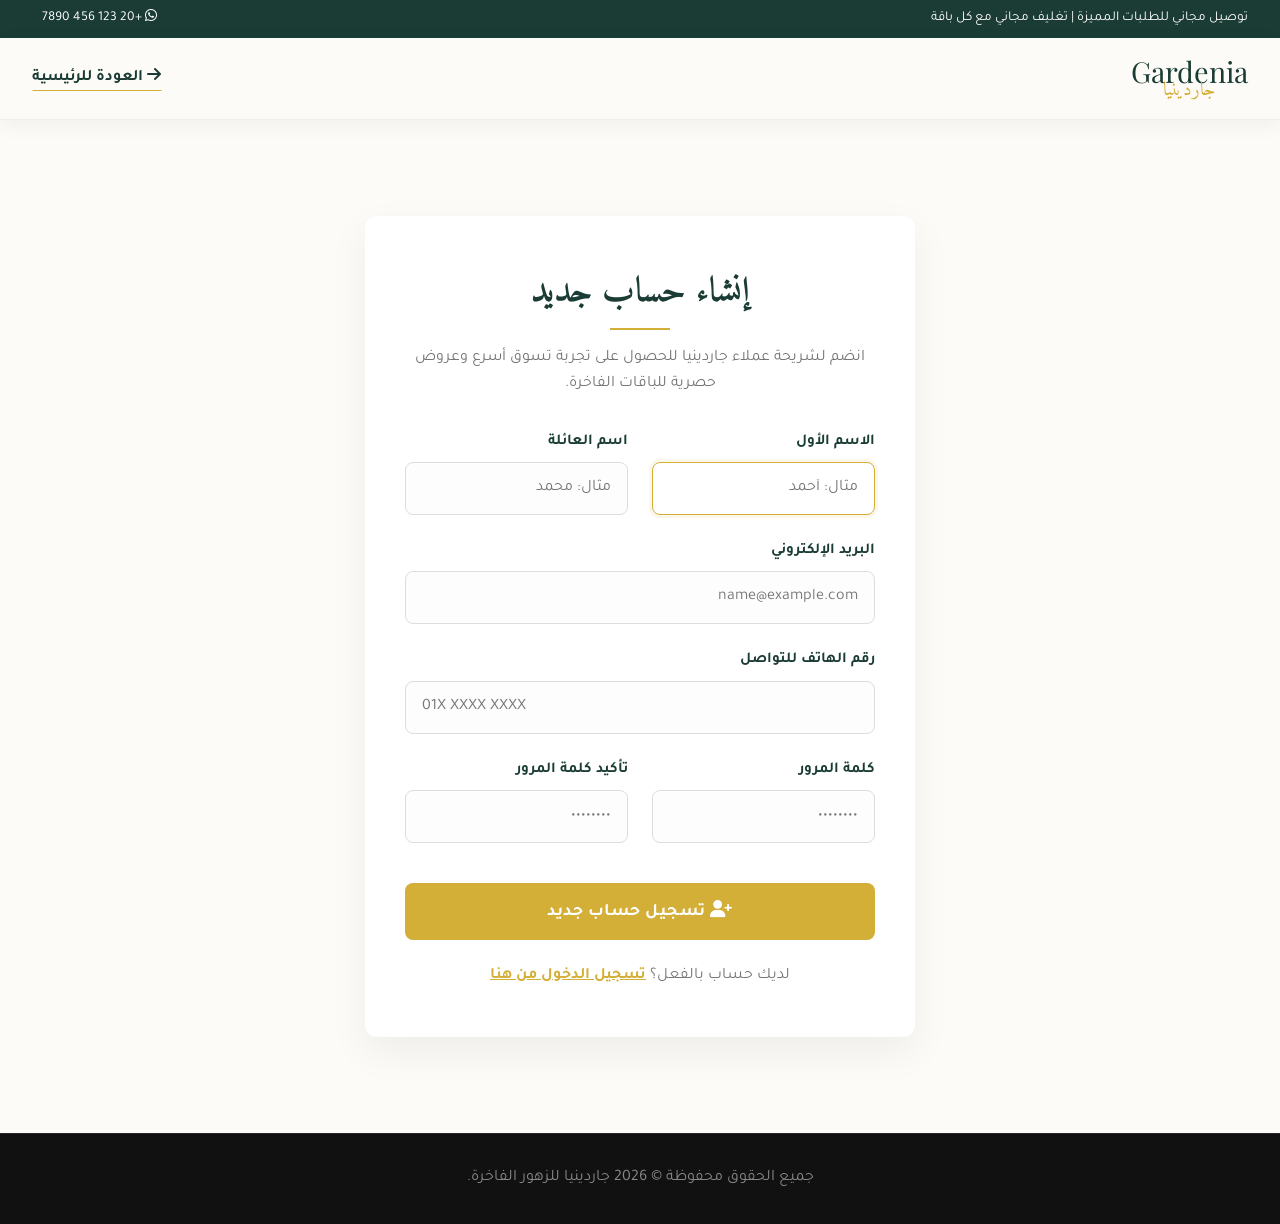
<file: register.html>
<!DOCTYPE html>
<html lang="ar" dir="rtl">

<head>
    <meta charset="UTF-8">
    <meta name="viewport" content="width=device-width, initial-scale=1.0">
    <title>إنشاء حساب جديد | جاردينيا الفاخرة</title>

    <!-- خطوط جوجل الفاخرة -->
    <link
        href="https://fonts.googleapis.com/css2?family=Amiri:wght@400;700&family=Tajawal:wght@300;400;500;700&family=Playfair+Display:ital,wght@0,600;1,600&display=swap"
        rel="stylesheet">

    <!-- أيقونات Font Awesome -->
    <link rel="stylesheet" href="https://cdnjs.cloudflare.com/ajax/libs/font-awesome/6.4.0/css/all.min.css">

    <!-- ملف الاستايل -->
    <link rel="stylesheet" href="style.css">
</head>

<body>

    <!-- شريط الإعلانات العلوي -->
    <div class="top-bar">
        <div class="container top-bar-inner">
            <span>توصيل مجاني للطلبات المميزة | تغليف مجاني مع كل باقة</span>
            <div class="top-bar-links">
                <a href="#"><i class="fa-brands fa-whatsapp"></i> +20 123 456 7890</a>
            </div>
        </div>
    </div>

    <!-- نافذة التصفح (Header) -->
    <header class="header" id="header" style="box-shadow: 0 5px 20px rgba(0,0,0,0.05);">
        <div class="container header-container">
            <!-- الشعار -->
            <a href="index.html" class="logo">
                <span class="en-logo">Gardenia</span>
                <span class="ar-logo">جاردينيا</span>
            </a>

            <!-- الروابط -->
            <nav class="nav-menu">
                <ul style="justify-content: center; margin: 0; padding: 0;">
                    <li><a href="index.html" class="active" style="font-weight: 700; color: var(--dark-green);"><i
                                class="fa-solid fa-arrow-right"></i> العودة للرئيسية</a></li>
                </ul>
            </nav>
        </div>
    </header>

    <!-- القسم الرئيسي: نموذج التسجيل -->
    <section class="register-section section-padding">
        <div class="container">
            <div class="register-box">
                <h2 class="lux-title text-center" style="font-size: 2.2rem;">إنشاء حساب جديد</h2>
                <div class="lux-divider"></div>
                <p class="text-center" style="margin-bottom: 2rem; color: var(--text-muted);">
                    انضم لشريحة عملاء جاردينيا للحصول على تجربة تسوق أسرع وعروض حصرية للباقات الفاخرة.
                </p>

                <!-- نموذج التسجيل -->
                <form class="auth-form" onsubmit="event.preventDefault(); window.location.href='index.html';">
                    <div class="form-row">
                        <div class="form-group">
                            <label>الاسم الأول</label>
                            <input type="text" placeholder="مثال: أحمد" required autofocus>
                        </div>
                        <div class="form-group">
                            <label>اسم العائلة</label>
                            <input type="text" placeholder="مثال: محمد" required>
                        </div>
                    </div>

                    <div class="form-group">
                        <label>البريد الإلكتروني</label>
                        <input type="email" placeholder="name@example.com" required>
                    </div>

                    <div class="form-group">
                        <label>رقم الهاتف للتواصل</label>
                        <input type="tel" placeholder="01X XXXX XXXX" required>
                    </div>

                    <div class="form-row">
                        <div class="form-group">
                            <label>كلمة المرور</label>
                            <input type="password" placeholder="••••••••" required>
                        </div>
                        <div class="form-group">
                            <label>تأكيد كلمة المرور</label>
                            <input type="password" placeholder="••••••••" required>
                        </div>
                    </div>

                    <button type="submit" class="btn btn-luxury"
                        style="width: 100%; margin-top: 1rem; border-radius: 8px;">
                        <i class="fa-solid fa-user-plus"></i> تسجيل حساب جديد
                    </button>

                    <p class="text-center" style="margin-top: 1.5rem; color: var(--text-muted);">
                        لديك حساب بالفعل؟ <a href="index.html"
                            style="color: var(--gold); font-weight: bold; text-decoration: underline;">تسجيل الدخول من
                            هنا</a>
                    </p>
                </form>
            </div>
        </div>
    </section>

    <!-- الفوتر المختصر -->
    <footer class="footer" style="padding: 2rem 0; text-align: center; border-top: 1px solid rgba(255,255,255,0.1);">
        <div class="container">
            <p style="color: #888; margin-bottom: 0;">جميع الحقوق محفوظة &copy; 2026 جاردينيا للزهور الفاخرة.</p>
        </div>
    </footer>

</body>

</html>
</file>
<file: style.css>
/* --- LUXURY CSS VARIABLES --- */
:root {
    --dark-green: #1a3c34;
    /* Emerald/Hunter Green */
    --light-green: #2c594c;
    --gold: #d4af37;
    /* Luxury Gold */
    --gold-light: #e5c158;
    --bg-cream: #fdfbf7;
    /* Very warm light creamy background */
    --text-dark: #2c2c2c;
    --text-muted: #757575;

    /* Fonts */
    --font-ar-title: 'Amiri', serif;
    --font-en-lux: 'Playfair Display', serif;
    --font-body: 'Tajawal', sans-serif;

    --transition-slow: 0.5s cubic-bezier(0.4, 0, 0.2, 1);
    --transition-fast: 0.3s ease;
}

* {
    margin: 0;
    padding: 0;
    box-sizing: border-box;
}

body {
    font-family: var(--font-body);
    background-color: var(--bg-cream);
    color: var(--text-dark);
    line-height: 1.6;
    overflow-x: hidden;
}

a {
    text-decoration: none;
    color: inherit;
    transition: var(--transition-fast);
}

ul {
    list-style: none;
}

.container {
    max-width: 1280px;
    margin: 0 auto;
    padding: 0 2rem;
}

.section-padding {
    padding: 6rem 0;
}

.text-center {
    text-align: center;
}

/* -- Buttons -- */
.btn {
    display: inline-block;
    padding: 1rem 2.5rem;
    font-family: var(--font-body);
    font-weight: 700;
    font-size: 1.1rem;
    letter-spacing: 0.5px;
    transition: var(--transition-slow);
    border: 1px solid transparent;
    cursor: pointer;
}

.btn-luxury {
    background-color: var(--gold);
    color: white;
}

.btn-luxury:hover {
    background-color: transparent;
    border-color: var(--gold);
    color: var(--gold);
}

.btn-light {
    background-color: white;
    color: var(--dark-green);
}

.btn-light:hover {
    background-color: transparent;
    border-color: white;
    color: white;
}

.btn-outline-elegant {
    background: transparent;
    border: 1px solid var(--dark-green);
    color: var(--dark-green);
}

.btn-outline-elegant:hover {
    background: var(--dark-green);
    color: white;
}

/* -- Top Bar -- */
.top-bar {
    background-color: var(--dark-green);
    color: white;
    font-size: 0.85rem;
    padding: 0.5rem 0;
}

.top-bar-inner {
    display: flex;
    justify-content: space-between;
    align-items: center;
}

.top-bar-links a {
    margin-left: 10px;
}

.top-bar-links span {
    margin: 0 10px;
    opacity: 0.5;
}

/* -- Header -- */
.header {
    background-color: var(--bg-cream);
    padding: 1.2rem 0;
    position: sticky;
    top: -1px;
    /* Fixing small glitches on some browsers */
    z-index: 999;
    border-bottom: 1px solid rgba(0, 0, 0, 0.05);
    transition: var(--transition-fast);
}

.header.scrolled {
    padding: 0.8rem 0;
    box-shadow: 0 5px 20px rgba(0, 0, 0, 0.05);
}

.header-container {
    display: flex;
    justify-content: space-between;
    align-items: center;
}

.logo {
    display: flex;
    flex-direction: column;
    align-items: center;
    line-height: 1;
}

.logo .en-logo {
    font-family: var(--font-en-lux);
    font-size: 1.8rem;
    color: var(--dark-green);
}

.logo .ar-logo {
    font-family: var(--font-ar-title);
    font-size: 1.2rem;
    color: var(--gold);
    margin-top: -5px;
}

.nav-menu ul {
    display: flex;
    gap: 2.5rem;
}

.nav-menu a {
    font-weight: 500;
    color: var(--text-dark);
    position: relative;
    padding-bottom: 5px;
}

.nav-menu a::after {
    content: '';
    position: absolute;
    bottom: 0;
    left: 50%;
    transform: translateX(-50%);
    width: 0;
    height: 1px;
    background-color: var(--gold);
    transition: var(--transition-fast);
}

.nav-menu a:hover::after,
.nav-menu a.active::after {
    width: 100%;
}

.header-icons {
    display: flex;
    gap: 1.2rem;
    align-items: center;
}

.icon-btn {
    background: none;
    border: none;
    font-size: 1.3rem;
    color: var(--dark-green);
    cursor: pointer;
    transition: transform var(--transition-fast);
}

.icon-btn:hover {
    transform: scale(1.1);
    color: var(--gold);
}

.cart-btn {
    position: relative;
}

.cart-badge {
    position: absolute;
    top: -8px;
    right: -8px;
    background: var(--gold);
    color: white;
    font-size: 0.7rem;
    font-family: sans-serif;
    font-weight: bold;
    width: 18px;
    height: 18px;
    display: flex;
    justify-content: center;
    align-items: center;
    border-radius: 50%;
}

.mobile-toggle {
    display: none;
    background: transparent;
    border: none;
    font-size: 1.5rem;
    color: var(--dark-green);
    cursor: pointer;
}

/* -- Hero Slider (Swiper) -- */
.hero {
    height: 90vh;
    min-height: 600px;
    position: relative;
}

.swiper {
    width: 100%;
    height: 100%;
}

.slide-bg {
    position: absolute;
    top: 0;
    left: 0;
    width: 100%;
    height: 100%;
    background-size: cover;
    background-position: center;
    transform: scale(1.05);
    /* initial zoom for animation */
    transition: transform 6s ease;
}

.swiper-slide-active .slide-bg {
    transform: scale(1);
}

.slide-overlay {
    position: absolute;
    top: 0;
    left: 0;
    width: 100%;
    height: 100%;
    background: linear-gradient(0deg, rgba(26, 60, 52, 0.4) 0%, rgba(0, 0, 0, 0.2) 100%);
}

.slide-content {
    position: relative;
    z-index: 10;
    height: 100%;
    display: flex;
    flex-direction: column;
    justify-content: center;
    align-items: flex-end;
    /* RTL */
    color: white;
    text-align: right;
    max-width: 800px;
}

/* Slide Content Animation */
.slide-content>* {
    opacity: 0;
    transform: translateY(30px);
    transition: all 1s ease;
}

.swiper-slide-active .subtitle {
    transition-delay: 0.2s;
    opacity: 1;
    transform: translateY(0);
}

.swiper-slide-active .title {
    transition-delay: 0.4s;
    opacity: 1;
    transform: translateY(0);
}

.swiper-slide-active .text {
    transition-delay: 0.6s;
    opacity: 1;
    transform: translateY(0);
}

.swiper-slide-active .btn {
    transition-delay: 0.8s;
    opacity: 1;
    transform: translateY(0);
}

.subtitle {
    font-size: 1.2rem;
    font-weight: 300;
    letter-spacing: 2px;
    color: var(--gold-light);
    margin-bottom: 1rem;
    text-transform: uppercase;
}

.title {
    font-family: var(--font-ar-title);
    font-size: 5rem;
    line-height: 1.2;
    margin-bottom: 1.5rem;
    text-shadow: 2px 4px 10px rgba(0, 0, 0, 0.3);
}

.text {
    font-size: 1.2rem;
    margin-bottom: 2.5rem;
    max-width: 500px;
    color: #e0e0e0;
}

/* Swiper Controls overrides */
.swiper-pagination-bullet {
    background: white;
    opacity: 0.5;
    width: 10px;
    height: 10px;
}

.swiper-pagination-bullet-active {
    background: var(--gold);
    opacity: 1;
    width: 20px;
    border-radius: 5px;
}

/* -- Title Wrappers -- */
.lux-title {
    font-family: var(--font-ar-title);
    font-size: 3rem;
    color: var(--dark-green);
    margin-bottom: 0.5rem;
}

.lux-divider {
    width: 60px;
    height: 2px;
    background-color: var(--gold);
    margin: 0 auto 1rem;
}

.lux-subtitle {
    font-size: 1.1rem;
    color: var(--text-muted);
}

/* -- Collections -- */
.collections-grid {
    display: grid;
    grid-template-columns: repeat(4, 1fr);
    gap: 2rem;
    margin-top: 4rem;
}

.collection-item {
    position: relative;
    height: 450px;
    overflow: hidden;
    cursor: pointer;
}

.collection-item img {
    width: 100%;
    height: 100%;
    object-fit: cover;
    transition: transform 1s ease;
}

.collection-item:hover img {
    transform: scale(1.08);
}

.item-overlay {
    position: absolute;
    bottom: 0;
    left: 0;
    width: 100%;
    background: linear-gradient(to top, rgba(26, 60, 52, 0.95), transparent);
    padding: 3rem 2rem 2rem;
    color: white;
    text-align: right;
    transition: var(--transition-fast);
}

.item-overlay h3 {
    font-family: var(--font-ar-title);
    font-size: 2rem;
    margin-bottom: 0.5rem;
}

.item-overlay span {
    font-size: 0.95rem;
    color: var(--gold-light);
    display: inline-flex;
    align-items: center;
    gap: 0.5rem;
    transform: translateX(20px);
    opacity: 0;
    transition: var(--transition-slow);
}

.collection-item:hover span {
    transform: translateX(0);
    opacity: 1;
}

/* -- Shop Section -- */
.bg-light {
    background-color: #ffffff;
}

.filter-controls {
    display: flex;
    justify-content: center;
    gap: 2rem;
    margin: 3rem 0;
}

.filter-btn {
    background: none;
    border: none;
    font-family: var(--font-body);
    font-size: 1.1rem;
    color: var(--text-muted);
    cursor: pointer;
    position: relative;
    padding-bottom: 5px;
}

.filter-btn.active,
.filter-btn:hover {
    color: var(--dark-green);
    font-weight: 700;
}

.filter-btn.active::after {
    content: '';
    position: absolute;
    bottom: 0;
    left: 0;
    width: 100%;
    height: 2px;
    background: var(--gold);
}

.products-grid {
    display: grid;
    grid-template-columns: repeat(auto-fill, minmax(280px, 1fr));
    gap: 2.5rem;
}

.product-card {
    text-align: center;
    position: relative;
    transition: var(--transition-fast);
}

.product-card.hidden {
    display: none;
}

.product-img {
    position: relative;
    overflow: hidden;
    height: 400px;
    margin-bottom: 1.5rem;
    background: #f5f5f5;
    /* loading placeholder */
}

.product-img img {
    width: 100%;
    height: 100%;
    object-fit: cover;
    transition: transform 0.8s ease;
}

.product-card:hover .product-img img {
    transform: scale(1.05);
    /* Subtle zoom */
}

.lux-badge {
    position: absolute;
    top: 15px;
    right: 15px;
    background: var(--gold);
    color: white;
    font-size: 0.75rem;
    letter-spacing: 1px;
    padding: 0.3rem 0.8rem;
    text-transform: uppercase;
    z-index: 2;
}

.add-action {
    position: absolute;
    bottom: 0;
    left: 0;
    width: 100%;
    transform: translateY(100%);
    transition: transform var(--transition-fast);
    background: rgba(255, 255, 255, 0.9);
    padding: 10px;
}

.product-card:hover .add-action {
    transform: translateY(0);
}

.add-to-cart {
    width: 100%;
    background: var(--dark-green);
    color: white;
    border: none;
    padding: 1rem;
    font-family: inherit;
    font-weight: 700;
    cursor: pointer;
    transition: background 0.3s;
}

.add-to-cart:hover {
    background: var(--gold);
}

.p-title {
    font-family: var(--font-ar-title);
    font-size: 1.5rem;
    color: var(--dark-green);
    margin-bottom: 0.5rem;
}

.p-price {
    font-size: 1.1rem;
    color: var(--text-muted);
}

/* -- Services Banner -- */
.services-grid {
    display: grid;
    grid-template-columns: repeat(3, 1fr);
    gap: 3rem;
    text-align: center;
}

.s-box i {
    font-size: 2.5rem;
    color: var(--gold);
    margin-bottom: 1.5rem;
}

.s-box h4 {
    font-family: var(--font-ar-title);
    font-size: 1.5rem;
    margin-bottom: 1rem;
}

.s-box p {
    color: #c9d6d2;
    font-size: 1rem;
}

/* -- Footer -- */
.footer {
    background: #111;
    color: white;
    padding: 5rem 0 2rem;
}

.footer-top {
    display: grid;
    grid-template-columns: 2fr 1fr 1.5fr;
    gap: 4rem;
    margin-bottom: 4rem;
    border-bottom: 1px solid rgba(255, 255, 255, 0.1);
    padding-bottom: 4rem;
}

.f-brand h2 {
    font-family: var(--font-ar-title);
    color: var(--gold);
    display: flex;
    align-items: center;
    gap: 10px;
    margin-bottom: 1rem;
}

.f-brand .en {
    font-family: var(--font-en-lux);
    color: white;
}

.f-brand p {
    color: #888;
    max-width: 300px;
    margin-bottom: 1.5rem;
}

.socials a {
    color: white;
    font-size: 1.2rem;
    margin-left: 1rem;
    transition: color 0.3s;
}

.socials a:hover {
    color: var(--gold);
}

.f-links h4,
.f-contact h4 {
    font-family: var(--font-ar-title);
    font-size: 1.3rem;
    margin-bottom: 1.5rem;
    color: var(--gold);
}

.f-links ul li {
    margin-bottom: 0.8rem;
}

.f-links a {
    color: #888;
}

.f-links a:hover {
    color: white;
}

.f-contact p {
    color: #888;
    margin-bottom: 1rem;
    display: flex;
    align-items: center;
    gap: 10px;
}

.f-contact i {
    color: var(--gold);
}

.footer-bottom {
    display: flex;
    justify-content: space-between;
    align-items: center;
    color: #666;
    font-size: 0.9rem;
}

.payment-methods {
    font-size: 1.5rem;
    display: flex;
    gap: 10px;
    color: #888;
}

/* -- Toast Notification -- */
.toast-notification {
    position: fixed;
    bottom: -100px;
    left: 50%;
    transform: translateX(-50%);
    background: var(--dark-green);
    color: white;
    padding: 1rem 2rem;
    font-family: var(--font-body);
    font-weight: 500;
    box-shadow: 0 10px 30px rgba(0, 0, 0, 0.2);
    display: flex;
    align-items: center;
    gap: 10px;
    z-index: 9999;
    transition: bottom 0.5s cubic-bezier(0.68, -0.55, 0.265, 1.55);
}

.toast-notification i {
    color: var(--gold);
    font-size: 1.2rem;
}

.toast-notification.show {
    bottom: 40px;
}


/* ================================================
   COMPREHENSIVE RESPONSIVE DESIGN
   ================================================ */

/* --- 1024px Tablets Landscape --- */
@media (max-width: 1024px) {
    .title {
        font-size: 4rem;
    }

    .lux-title {
        font-size: 2.5rem;
    }

    .collections-grid {
        grid-template-columns: repeat(2, 1fr);
        gap: 1.5rem;
    }

    .collection-item {
        height: 380px;
    }

    .services-grid {
        grid-template-columns: repeat(3, 1fr);
    }

    .footer-top {
        grid-template-columns: 1fr 1fr;
        gap: 2rem;
    }

    .f-brand {
        grid-column: 1 / -1;
    }

    .about-grid {
        grid-template-columns: 1fr 1fr;
        gap: 2.5rem;
    }

    .products-grid {
        grid-template-columns: repeat(2, 1fr);
    }

    .search-form {
        flex-direction: column;
    }
}

/* --- 768px Tablets Portrait & Mobile --- */
@media (max-width: 768px) {

    /* Top Bar */
    .top-bar-inner {
        flex-direction: column;
        text-align: center;
        gap: 4px;
        font-size: 0.8rem;
    }

    /* Header */
    .header {
        padding: 0.8rem 0;
    }

    .mobile-toggle {
        display: block;
        order: 1;
        font-size: 1.3rem;
    }

    .logo {
        order: 2;
        position: absolute;
        left: 50%;
        transform: translateX(-50%);
    }

    .logo .en-logo {
        font-size: 1.5rem;
    }

    .logo .ar-logo {
        font-size: 1rem;
    }

    .header-icons {
        order: 3;
        gap: 0.8rem;
    }

    .icon-btn {
        font-size: 1.1rem;
    }

    /* Mobile Nav */
    .nav-menu {
        position: fixed;
        top: 0;
        right: -100%;
        width: 80%;
        max-width: 300px;
        height: 100vh;
        background: var(--bg-cream);
        flex-direction: column;
        padding: 5rem 2rem 2rem;
        transition: right 0.4s ease;
        box-shadow: -5px 0 30px rgba(0, 0, 0, 0.15);
        z-index: 1000;
        overflow-y: auto;
    }

    .nav-menu.active {
        right: 0;
    }

    .nav-menu ul {
        flex-direction: column;
        gap: 1.5rem;
    }

    .nav-menu a {
        font-size: 1.2rem;
    }

    /* Hero */
    .hero {
        height: 70vh;
        min-height: 450px;
    }

    .title {
        font-size: 2.8rem;
    }

    .text {
        font-size: 1rem;
    }

    .subtitle {
        font-size: 1rem;
    }

    .slide-content {
        align-items: flex-end;
        text-align: right;
        max-width: 100%;
    }

    /* Collections */
    .collections-grid {
        grid-template-columns: repeat(2, 1fr);
        gap: 1rem;
    }

    .collection-item {
        height: 280px;
    }

    .item-overlay h3 {
        font-size: 1.4rem;
    }

    /* Shop Filters */
    .filter-controls {
        flex-wrap: wrap;
        gap: 8px;
        justify-content: center;
    }

    .filter-btn {
        font-size: 0.95rem;
    }

    /* Products */
    .products-grid {
        grid-template-columns: repeat(2, 1fr);
        gap: 1.5rem;
    }

    .product-img {
        height: 280px;
    }

    /* About */
    .about-grid {
        grid-template-columns: 1fr;
        gap: 2rem;
    }

    .about-img-box {
        height: 320px;
    }

    /* Services */
    .services-grid {
        grid-template-columns: 1fr;
        gap: 2rem;
    }

    /* Footer */
    .footer-top {
        grid-template-columns: 1fr;
        gap: 2rem;
    }

    .footer-bottom {
        flex-direction: column;
        gap: 1rem;
        text-align: center;
    }

    /* Section Padding */
    .section-padding {
        padding: 4rem 0;
    }

    /* Lux Title */
    .lux-title {
        font-size: 2.2rem;
    }
}

/* --- 480px Small Phones --- */
@media (max-width: 480px) {

    /* Cart */
    .cart-sidebar {
        width: 100%;
        left: -100%;
    }

    /* Hero */
    .hero {
        height: 60vh;
        min-height: 380px;
    }

    .title {
        font-size: 2rem;
    }

    .btn {
        padding: 0.8rem 1.8rem;
        font-size: 1rem;
    }

    /* Collections: single column */
    .collections-grid {
        grid-template-columns: 1fr;
        gap: 0.8rem;
    }

    .collection-item {
        height: 240px;
    }

    /* Products: single column */
    .products-grid {
        grid-template-columns: 1fr;
    }

    .product-img {
        height: 320px;
    }

    /* About */
    .about-img-box {
        height: 260px;
    }

    /* Lux Title */
    .lux-title {
        font-size: 1.9rem;
    }

    /* Section Padding */
    .section-padding {
        padding: 3rem 0;
    }

    /* Modal */
    .modal-content {
        padding: 2rem 1.2rem;
    }

    /* Logo */
    .logo .en-logo {
        font-size: 1.3rem;
    }

    .logo .ar-logo {
        font-size: 0.85rem;
    }

    /* Services */
    .s-box i {
        font-size: 2rem;
    }

    .s-box h4 {
        font-size: 1.2rem;
    }

    /* Auth */
    .auth-form .form-row {
        flex-direction: column;
        gap: 0;
    }

    .register-box {
        padding: 2rem 1.5rem;
    }
}

/* --- Reveal Animation --- */
.reveal {
    opacity: 0;
    transform: translateY(40px);
    transition: all 0.8s cubic-bezier(0.4, 0, 0.2, 1);
}

.reveal.active {
    opacity: 1;
    transform: translateY(0);
}

/* --- Cart Sidebar --- */
.cart-overlay {
    position: fixed;
    top: 0;
    left: 0;
    width: 100%;
    height: 100%;
    background: rgba(0, 0, 0, 0.5);
    z-index: 1000;
    opacity: 0;
    pointer-events: none;
    transition: opacity var(--transition-fast);
}

.cart-overlay.show {
    opacity: 1;
    pointer-events: auto;
}

.cart-sidebar {
    position: fixed;
    top: 0;
    left: -420px;
    width: 400px;
    max-width: 100%;
    height: 100vh;
    background: var(--bg-cream);
    z-index: 1001;
    box-shadow: 5px 0 20px rgba(0, 0, 0, 0.12);
    display: flex;
    flex-direction: column;
    transition: left 0.4s cubic-bezier(0.4, 0, 0.2, 1);
}

.cart-sidebar.open {
    left: 0;
}

.cart-header {
    background: var(--dark-green);
    color: white;
    padding: 1.5rem;
    display: flex;
    justify-content: space-between;
    align-items: center;
}

.cart-header h3 {
    font-family: var(--font-ar-title);
    font-size: 1.5rem;
}

.close-cart {
    background: transparent;
    border: none;
    color: white;
    font-size: 1.5rem;
    cursor: pointer;
    transition: transform var(--transition-fast);
}

.close-cart:hover {
    transform: scale(1.1);
    color: var(--gold);
}

.cart-items {
    flex: 1;
    padding: 1.5rem;
    overflow-y: auto;
    display: flex;
    flex-direction: column;
    gap: 1.5rem;
}

.empty-cart {
    text-align: center;
    color: var(--text-muted);
    margin-top: 3rem;
}

.empty-cart i {
    font-size: 4rem;
    color: #d0d0d0;
    margin-bottom: 1rem;
}

.cart-item {
    display: flex;
    gap: 1rem;
    border-bottom: 1px solid rgba(0, 0, 0, 0.05);
    padding-bottom: 1rem;
}

.cart-item img {
    width: 80px;
    height: 80px;
    object-fit: cover;
    border-radius: 8px;
}

.cart-item-info {
    flex: 1;
}

.cart-item-info h4 {
    font-size: 1.1rem;
    color: var(--dark-green);
    margin-bottom: 0.2rem;
}

.cart-item-info p {
    color: var(--gold);
    font-weight: bold;
}

.cart-qty-ctrl {
    display: flex;
    align-items: center;
    gap: 10px;
    margin-top: 0.5rem;
}

.cart-qty-ctrl button {
    background: rgba(0, 0, 0, 0.05);
    border: none;
    width: 25px;
    height: 25px;
    border-radius: 5px;
    cursor: pointer;
    cursor: pointer;
    transition: background 0.2s;
}

.cart-qty-ctrl button:hover {
    background: rgba(0, 0, 0, 0.1);
}

.cart-remove {
    background: transparent;
    border: none;
    color: #e74c3c;
    cursor: pointer;
    font-size: 1.2rem;
}

.cart-footer {
    padding: 1.5rem;
    background: white;
    border-top: 1px solid rgba(0, 0, 0, 0.05);
}

.cart-total {
    display: flex;
    justify-content: space-between;
    font-size: 1.3rem;
    font-weight: 700;
    color: var(--dark-green);
    margin-bottom: 1rem;
}

@media (max-width: 480px) {
    .cart-sidebar {
        width: 100%;
        left: -100%;
    }
}

/* --- About Us Section --- */
.about-section {
    background-color: var(--white);
}

.about-grid {
    display: grid;
    grid-template-columns: 1fr 1fr;
    gap: 4rem;
    align-items: center;
}

.about-img-box {
    position: relative;
    border-radius: 12px;
    overflow: hidden;
    height: 500px;
    box-shadow: 0 20px 40px rgba(0, 0, 0, 0.1);
}

.about-img-box img {
    width: 100%;
    height: 100%;
    object-fit: cover;
}

.exp-badge {
    position: absolute;
    bottom: 0;
    right: 0;
    background: var(--dark-green);
    color: white;
    padding: 2rem;
    text-align: center;
    border-top-left-radius: 20px;
}

.exp-badge .num {
    display: block;
    font-family: var(--font-en-lux);
    font-size: 3rem;
    color: var(--gold);
    line-height: 1;
    margin-bottom: 0.5rem;
}

.lux-list li {
    margin-bottom: 1rem;
    color: var(--text-dark);
    font-size: 1.1rem;
}

.lux-list i {
    color: var(--gold);
    margin-left: 10px;
}

/* --- Modals (Search / Profile) --- */
.modal-overlay {
    position: fixed;
    top: 0;
    left: 0;
    width: 100%;
    height: 100%;
    background: rgba(0, 0, 0, 0.8);
    display: flex;
    justify-content: center;
    align-items: center;
    z-index: 2000;
    opacity: 0;
    pointer-events: none;
    transition: var(--transition-slow);
    backdrop-filter: blur(5px);
}

.modal-overlay.show {
    opacity: 1;
    pointer-events: auto;
}

.modal-content {
    background: var(--bg-cream);
    padding: 3rem;
    width: 90%;
    max-width: 600px;
    border-radius: 10px;
    position: relative;
    transform: translateY(30px);
    transition: transform 0.5s cubic-bezier(0.4, 0, 0.2, 1);
    box-shadow: 0 25px 50px rgba(0, 0, 0, 0.3);
}

.modal-overlay.show .modal-content {
    transform: translateY(0);
}

.close-modal {
    position: absolute;
    top: 20px;
    left: 20px;
    /* RTL - left */
    background: none;
    border: none;
    font-size: 1.5rem;
    color: var(--text-muted);
    cursor: pointer;
    transition: color var(--transition-fast);
}

.close-modal:hover {
    color: var(--dark-green);
}

/* Forms */
.search-form {
    display: flex;
    gap: 10px;
}

.search-form input {
    flex: 1;
    padding: 1rem 1.5rem;
    border: 1px solid #ddd;
    border-radius: 5px;
    font-family: var(--font-body);
    font-size: 1.1rem;
    outline: none;
    background: white;
}

.search-form input:focus {
    border-color: var(--gold);
}

.login-form .form-group {
    margin-bottom: 1.5rem;
}

.login-form label {
    display: block;
    margin-bottom: 0.5rem;
    font-weight: bold;
    color: var(--dark-green);
}

.login-form input {
    width: 100%;
    padding: 1rem;
    border: 1px solid #ddd;
    border-radius: 5px;
    font-family: var(--font-body);
    outline: none;
    background: white;
}

.login-form input:focus {
    border-color: var(--gold);
}

/* Responsive updates for about */
@media (max-width: 1024px) {
    .about-grid {
        grid-template-columns: 1fr;
    }

    .search-form {
        flex-direction: column;
    }
}

/* --- Register Page --- */
.register-section {
    background-color: var(--bg-cream);
    min-height: 80vh;
    display: flex;
    align-items: center;
}

.register-box {
    background: white;
    max-width: 550px;
    margin: 0 auto;
    padding: 3rem 2.5rem;
    border-radius: 12px;
    box-shadow: 0 15px 40px rgba(0, 0, 0, 0.06);
}

.auth-form .form-group {
    margin-bottom: 1.5rem;
}

.auth-form .form-row {
    display: flex;
    gap: 1.5rem;
}

.auth-form .form-row .form-group {
    flex: 1;
}

.auth-form label {
    display: block;
    margin-bottom: 0.5rem;
    font-weight: bold;
    color: var(--dark-green);
    font-size: 0.95rem;
}

.auth-form input {
    width: 100%;
    padding: 1rem;
    border: 1px solid #ddd;
    border-radius: 8px;
    font-family: var(--font-body);
    font-size: 1rem;
    outline: none;
    background: #fdfdfd;
    transition: var(--transition-fast);
}

.auth-form input:focus {
    border-color: var(--gold);
    background: white;
    box-shadow: 0 0 0 3px rgba(212, 175, 55, 0.1);
}

@media (max-width: 768px) {
    .auth-form .form-row {
        flex-direction: column;
        gap: 0;
    }

    .register-box {
        padding: 2rem 1.5rem;
    }
}
</file>
